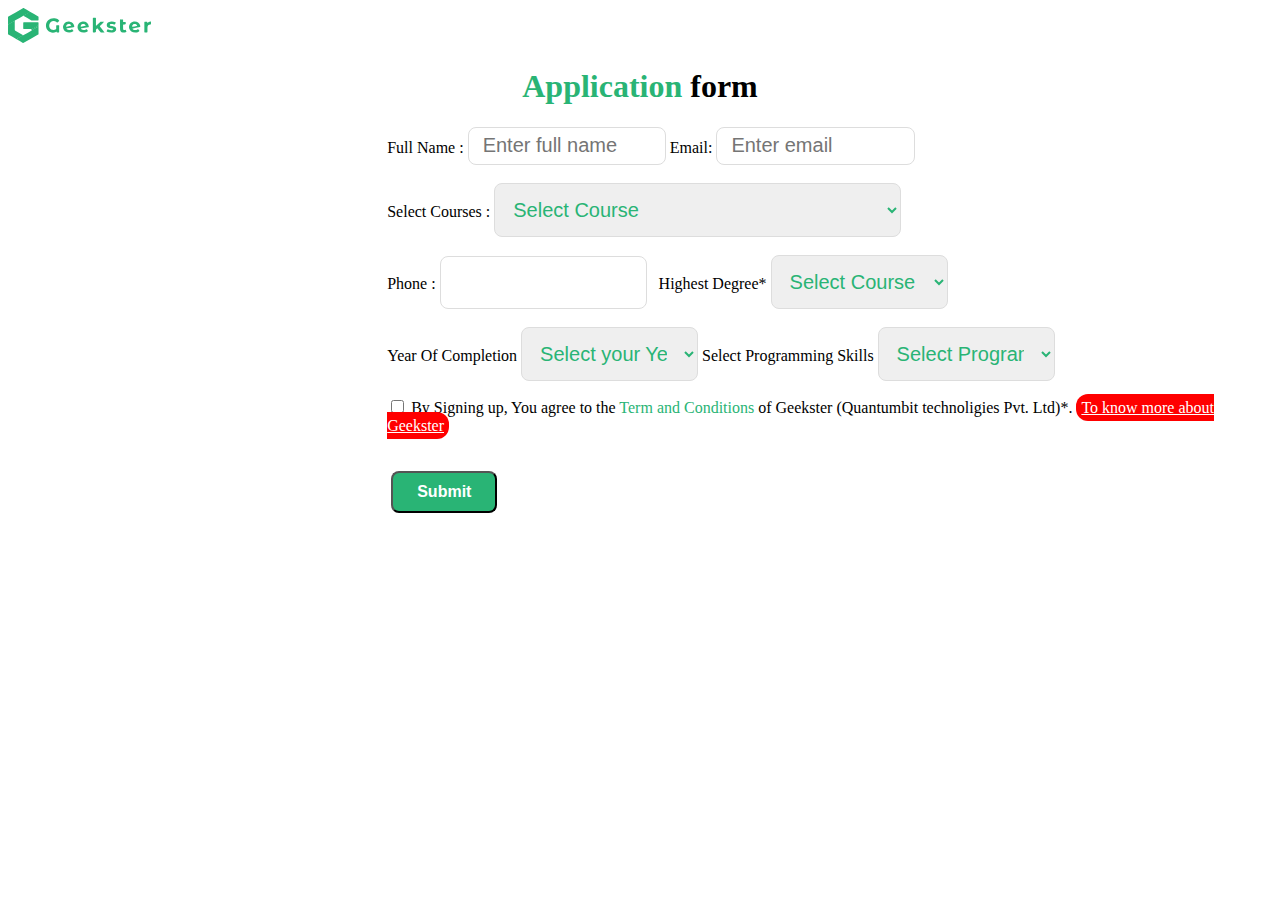
<file: February/Week 2/Assignment 1/index.html>
<!DOCTYPE html>
<html lang="en">
<head>
    <meta charset="UTF-8">
    <meta http-equiv="X-UA-Compatible" content="IE=edge">
    <meta name="viewport" content="width=device-width, initial-scale=1.0">
    <link rel="stylesheet" href="style.css">
    <title>Application Form</title>
</head>
<body>
    <img src="logo.svg" alt="">
    <h1 class="info"> <span class="infoForm">Application</span> form</h1>
    <div id="first-name">
       <label for="full-name">Full Name :</label>
       <input type="text" name="" id="full-name" placeholder="Enter full name" class="full-name" required>
       <label for="email">Email: </label>
       <input type="email" name="" id="full-name" placeholder="Enter email" required>
       </div>

    <br>
    <div id="select1">
       <label for="full-stack">Select Courses :</label>
    <select name="" id="full-stack">
        <option value="">Select Course</option>
        <option value="">Full Stack Web Development</option>
        <option value="">Advance WEb Development</option>
    </div>
       
    </select> <br> <br>
    <div id="#contact">
    <label for="">Phone :</label>
    <input type="text" id="course" required>

    <label for="course1">&nbsp; Highest Degree*</label>
    <select name="" id="course1">
        <option value="">Select Course</option>
        <option value="" ar>B.E or B.Tech CS/IT</option>
        <option value="">B.E or B.Tech Other</option>
        <option value="">M.E or m.Tech CS/IT</option>
        <option value="">M.E or M.Tech Other</option>
        <option value="">BCA</option>
        <option value="">MCA</option>
        <option value="">Others</option>
       
    </select>
    </div> <br>
    <div id="course-info">
    <label for="">Year Of Completion</label>
    <select name="" id="complete">
        <option value="">Select your Year</option>
        <option value="">2018</option>
        <option value="">2019</option>
        <option value="">2020</option>
        <option value="">2021</option>
        <option value="">2022</option>
        <option value="">2023</option>
    </select>
    <label for="">Select Programming Skills</label>
    <select name="" id="complete">
        <option value="">Select Programming Skills level</option>
        <option value="">No Coding Skills</option>
        <option value="">Basic coding skills</option>
        <option value="">Good  coding skills</option>
        <option value="">Better coding skills</option>
        <option value="">Best Coding skills</option>
    </select>
    </div>
    <div id="term">
   <p> <input type="checkbox" name="" id="signup"> By Signing up, You agree to the <span class="term1">Term and Conditions</span> of Geekster (Quantumbit technoligies Pvt. Ltd)*. <a href="https://geekster.in/" target="_blank">To know more about Geekster</a> </p> </div>
    <button type="Submit" id="button1">Submit</button>
</body>
</html>
</file>
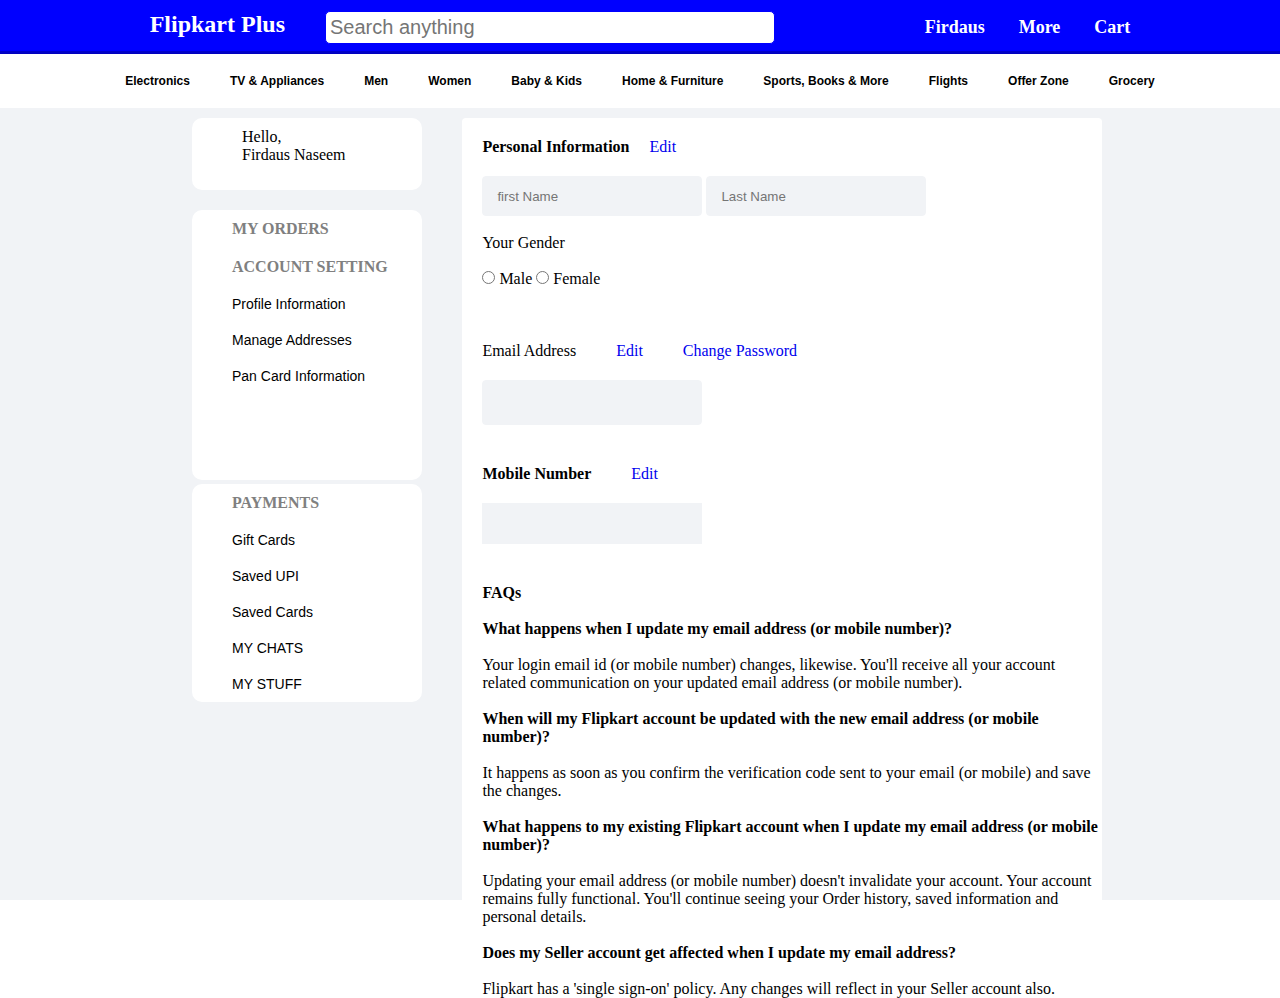
<file: March/Week 1/Assignment 3/index.html>
<!DOCTYPE html>
<html lang="en">
<head>
    <meta charset="UTF-8">
    <meta http-equiv="X-UA-Compatible" content="IE=edge">
    <meta name="viewport" content="width=device-width, initial-scale=1.0">
    <title>Flipkart Clone</title>
    <link rel="stylesheet" href="style.css">
</head>
<body>
    <div class="container">
        <div class="blue-navigation">
            <div class="left-nav">
                <h2 class="logo">Flipkart Plus</h2>
                <input class="search1" type="search" placeholder="Search anything">
            </div>
            <div class="right-nav">
                <a class="nav-link1" href="#">Firdaus </a>
                <a class="nav-link1" href="#">More</a>
                <a class="nav-link1" href="#">Cart</a>
            </div>
        </div>
        <div class="white-navigation">
            <div class="nav2">
                <a class="nav-link2" href="#">Electronics</a>
                <a class="nav-link2" href="#">TV & Appliances</a>
                <a class="nav-link2" href="#">Men</a>
                <a class="nav-link2" href="#">Women</a>
                <a class="nav-link2" href="#">Baby & Kids</a>
                <a class="nav-link2" href="#">Home & Furniture</a>
                <a class="nav-link2" href="#">Sports, Books & More</a>
                <a class="nav-link2" href="#">Flights</a>
                <a class="nav-link2" href="#">Offer Zone</a>
                <a class="nav-link2" href="#">Grocery</a>
            </div>
         

        </div>
        <div class="container3">
            <div class="my-profile">
               <div class="name"><p class="name1">Hello,<br> Firdaus Naseem</p></div>
               <div class="my-order">
                   <div class="my-order1">
                   <div class="my-orders"> <h4><a href="#">MY ORDERS</a></h4></div>
                   <div class="setting"><h4><a href="#">ACCOUNT SETTING</a></h4></div>
                   <div class="profile-info"><a href="#">Profile Information</a></div>
                   <div class="address"><a href="#">Manage Addresses</a></div>
                   <div class="pan-card"><a href="#">Pan Card Information</a></div>
                </div>
                <div class="payment">
                    <div class="payments"><h4><a href="#">PAYMENTS</a></h4></div>
                    <div class="gift-card"><a href="#">Gift Cards</a></div>
                    <div class="upi"><a href="#">Saved UPI</a> </div>
                    <div class="saved-cards"><a href="#">Saved Cards</a> </div>
                    <div class="chats"><a href="#">MY CHATS</a></div>
                    <div class="my-stuff"><a href="#">MY STUFF</a> </div>
                </div>
               </div>
        </div>
        <div class="personal">
            <div class="personal-info">
                <p class="personal-info1">Personal Information </p> 
                <p><a href="#">Edit</a></p> 
             </div>
            <div class="name-input">
                <input type="text" name="" class="text1" placeholder="first Name">
                <input type="text" class="text2" placeholder="Last Name">
            </div> <br>
            <div class="gender">
                <p>Your Gender</p> <br>
                <input type="radio" name="" class="gender1">
                <label for="">Male</label>
                <input type="radio" name="" class="gender1">
                <label for="">Female</label>
            </div> <br> <br><br>
            <div class="email-info">
                <p class="email-add">Email Address</p>
                <p> <a href="#">Edit</a></p>
                <p><a href="#">Change Password</a></p> 
            </div>
            <div class="email-add2"> 
                <input type="email" required>
            </div>
            <div class="mobile-no">
                <p class="mobile">Mobile Number</p>
                <p><a href="#">Edit</a></p>
            </div>
            <div class="mobile-input">
                <input type="number">
            </div>
            <div class="faqs"><h4>FAQs</h4> <br>
            <h4>What happens when I update my email address (or mobile number)?</h4> <br>
            <p>   
            Your login email id (or mobile number) changes, likewise. You'll receive all your account related communication on your updated email address (or mobile number).</p><br>
              <h4> 
                When will my Flipkart account be updated with the new email address (or mobile number)?</h4> <br>
                <p>
                It happens as soon as you confirm the verification code sent to your email (or mobile) and save the changes.</p> <br>
                <h4>
                What happens to my existing Flipkart account when I update my email address (or mobile number)?</h4> <br>
                <p>
                Updating your email address (or mobile number) doesn't invalidate your account. Your account remains fully functional. You'll continue seeing your Order history, saved information and personal details.</p> <br>
                <h4>
                Does my Seller account get affected when I update my email address?</h4> <br>
                <p>
                Flipkart has a 'single sign-on' policy. Any changes will reflect in your Seller account also.</p>
            </div>

        </div>
    </div>
    
</body>
</html>
</file>
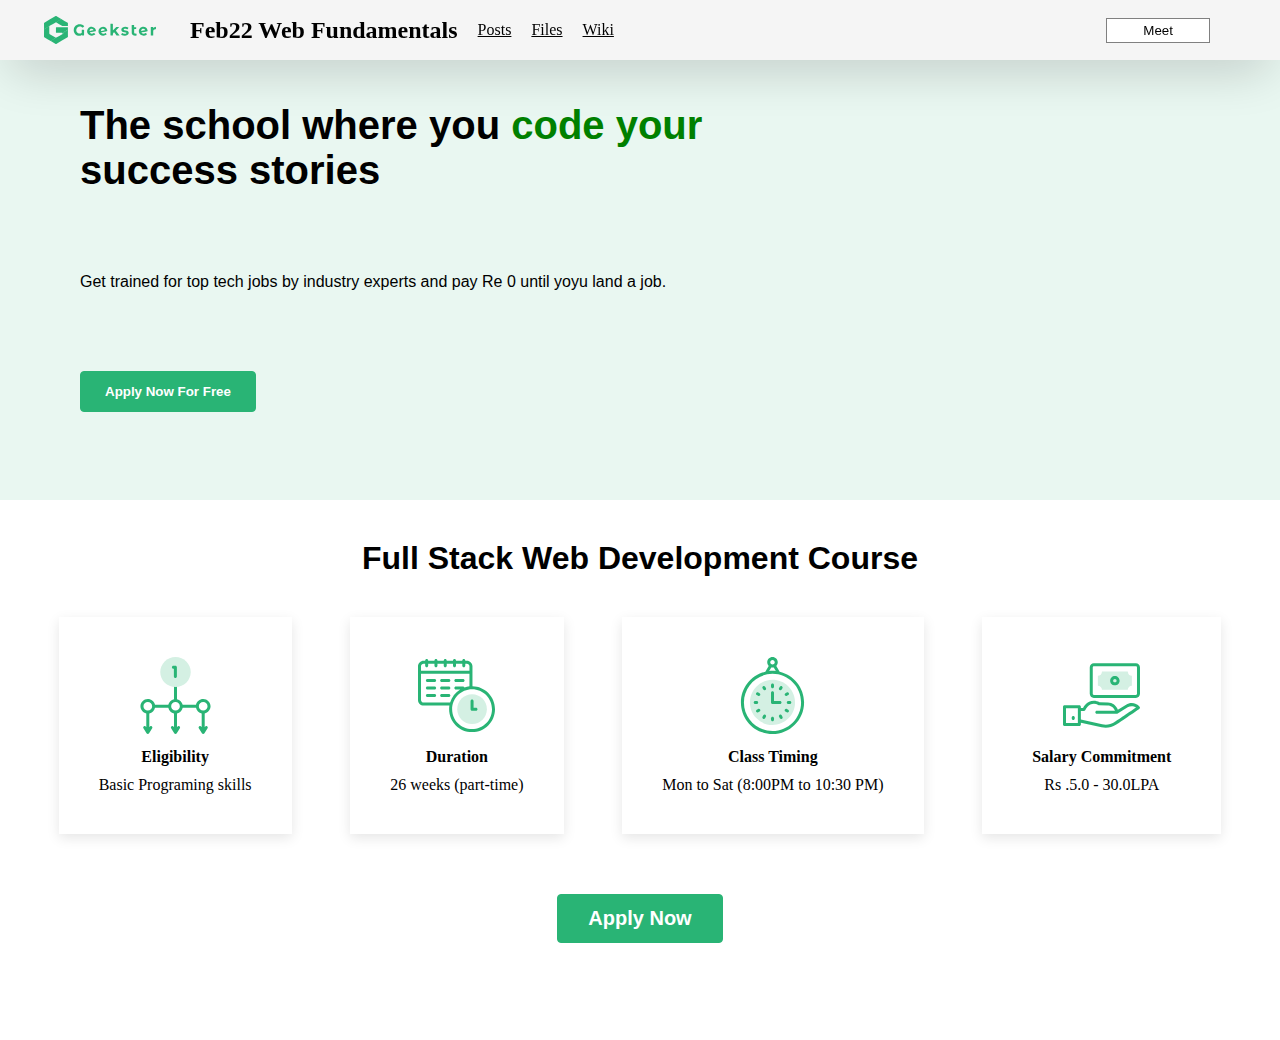
<file: March/Week 1/Assignmnet 1/index.html>
<!DOCTYPE html>
<html lang="en">
<head>
    <meta charset="UTF-8">
    <meta http-equiv="X-UA-Compatible" content="IE=edge">
    <meta name="viewport" content="width=device-width, initial-scale=1.0">
    <title>Document</title>
    <link rel="stylesheet" href="style.css">
</head>
<body>
    <div class="container1">
        <div class="logo-text">
            <img src="logo.svg" alt="" class="logo">
            <h2>Feb22 Web Fundamentals </h2>
            <a href="#">Posts</a>
            <a href="#">Files</a>
            <a href="#">Wiki</a>
        </div>
        <div class="meet">
            <button class="btn" type="submit">Meet</button>
        </div>
    </div>
    <div class="box">
        <div class="headline"> <br>
            <h1 class="pitch">The school where you <span style="color: green;">code your <br> </span>success stories </h1>
        </div>
        <span class="jobs">Get trained for top tech jobs by industry experts and pay Re 0 until yoyu land a job. </span>
        <div class="apply-btn">
            <button class="btn1" type="submit">Apply Now For Free</button>
        </div>
    </div>
    
    <div class="course-container">
        <div class="full-stack">
            <h1 class="course-name">Full Stack Web Development Course</h1>
        </div>
        <div class="course-details">
            <div class="eligible">
                <img src="softdev-1.svg" alt="">
                <p class="bold1">Eligibility</p>
                <p>Basic Programing skills</p>
            </div>
            <div class="duration">
                <img src="softdev-2.svg" alt="">
                <p class="bold1">Duration</p>
                <p> 26 weeks (part-time) </p>
            </div>
            <div class="class-timing">
                <img src="softdev-3.svg" alt="">
                <p class="bold1">Class Timing</p>
                <p>Mon to Sat (8:00PM to 10:30 PM)</p>
            </div>
            <div class="salary">
                <img src="softdev-4.svg" alt="">
                <p class="bold1">Salary Commitment</p>
                <p>Rs .5.0 - 30.0LPA</p>
            </div>
            
        </div>
        <div class="apply-btn1">
            <button class="btn2">Apply Now</button>
        </div>
    </div>
   

</body>
</html>
</file>
<file: February/Week 2/Assignment 1/style.css>
.info{
    text-align: center;  
}
#first-name{
    margin-left:30%;
}
#full-name{
    border: 1px solid #dddddd;
    height: 8px;
    border-radius: 8px;
    padding: 14px;
    width: 19%;
    color: #29B475;
    font-size: 20px;    
}
.infoForm{
    color: #29B475;
}
#full-stack{
    border: 1px solid #dddddd;
    border-radius: 8px;
    padding: 14px;
    width: 46%;
    color: #29B475;
    font-size: 20px; 
}
#course, #course1{
    border: 1px solid #dddddd;
    height: px;
    border-radius: 8px;
    padding: 14px;
    width: 20%;
    color: #29B475;
    font-size: 20px; 
}
#complete{
    border: 1px solid #dddddd;
    height: px;
    border-radius: 8px;
    padding: 14px;
    width: 20%;
    color: #29B475;
    font-size: 20px; 
}
#select1{
    margin-left: 30%;
}
#contact{
    margin-left: 30%;
}
.term1{
    color: #29B475;
}
button{
    padding: 10px 24px;
    font-size: 16px;
    margin: 4px;
    background-color: #29B475;
    color: white;
    font-weight: 600;
    border-radius: 8px;
    
}
#button1{
    margin-top: 20px;
}
button:hover{
    background-color: #10973F;
    cursor: pointer;
}
a{
background-color: red;
color: white;
padding: 5px;
border-radius: 12px;
}
a:hover{
    background-color: #10973F;
}
</file>
<file: March/Week 1/Assignment 3/style.css>
*{
    margin: 0;
    padding: 0;
    box-sizing: border-box;
}
.container{
    display: flex;
    flex-direction: column;
    width: 100%;
    margin: 0px;
    

}
.blue-navigation{
    display: flex;
    justify-content: space-evenly;
    align-items: center;
    width: 100vw;
    height: 6vh;
    background-color: blue;
}
.white-navigation{
    display: flex;
    width: 100vw;
    height: 6vh;
    justify-content: center;
    box-shadow:rgba(0, 0, 0, 0.4) 0px 2px 4px, rgba(0, 0, 0, 0.3) 0px 7px 13px -3px, rgba(0, 0, 0, 0.2) 0px -3px 0px;
    background-color: white;
}
.left-nav{
    display: flex;
    gap: 40px;
}
.nav-link1{
    color: white;
    font-size: 18px;
    font-weight: 800;
}
.right-nav{
    display: flex;
    gap: 34px;
}
.search1{
    width: 450px;
    border-radius: 5px;
    border: 1px solid blue;
    font-size: 20px;
    padding: 4px;
}
a{
    text-decoration: none;
}
.logo{
    color: white;
}
.nav2{
    display: flex;
    gap: 40px;
    align-items: center;
}
.nav2 a{
    text-decoration: none;
}
.nav-link2{
    color: black;
    font-weight:800;
    font-size: 12px;
    font-family:sans-serif;
}

.container3{
    width: 100%;
    height: 88vh;
    background-color: #F1F3F6;
    display: flex;
    gap: 40px;
    /* overflow: hidden; */
}
.my-profile{
    background-color: #F1F3F6;
    width:18vw;
    margin-top: 10px;
    margin-left: 15vw;   
}
.personal{
    background-color: white;
    width: 50%;
    margin-top: 10px;
    border-radius: 4px;
    height: 100%;
     
}
.name{
    background-color: white;
    width: 100%;
    height: 8vh;
    border-radius: 10px;
   
}
.name1{
    margin-left: 40px;
    padding: 10px;
}
.my-order1{
    background-color: white;
    border-radius: 10px;
    width: 100%;
    height: 30vh;
    margin-top: 20px;   
}
.my-stuff,.chats,.saved-cards,.upi,.gift-card,.payments,.my-orders,.setting,.profile-info,.address,.pan-card{
    padding: 10px;
    margin-left: 30px;
}
.my-stuff,.chats,.saved-cards,.upi,.gift-card,.profile-info,.address,.pan-card{
    font-family:Arial, Helvetica, sans-serif;
    font-size: 14px;
    
}
.payment{
    width: 100%;
    margin-top: 4px;
    height: 100%;
    background-color: white;
    border-radius: 10px;
    
}
.payment a{
    color: black;
}
.my-order1 a{
    color: black;
    
}
.payment a:hover{
    color: blue;
}
.my-order1 a:hover{
    color: blue;
}
.my-orders a{
    color: gray;
}
.setting a{
    color: grey;
}
.payments a{
    color: grey;
    
}
.personal-info{
    display: flex;
    padding: 20px;
    gap: 20px
}
.personal-info1{
    font-weight: 800;
}
.name-input{
    margin-left: 20px;
}
.text1,.text2{
    width: 220px;
    height: 40px;
    padding: 14px;
    background-color: #F1F3F6;
    border: 1px solid #F1F3F6;
    border-radius: 4px;
}
.gender{
    margin-left: 20px;
}

.email-info{
    display: flex;
    margin-left: 20px;
    gap: 40px;
}
.email-add2{
    margin-top: 20px;
    margin-left: 20px;
}
.email-add2 input{
    padding: 14px;
    width: 220px;
    background-color: #F1F3F6;
    border: 1px solid #F1F3F6;
    border-radius: 4px;
}
.mobile-no{
    display: flex;
    gap: 40px;
    margin-top: 40px;
    margin-left: 20px;
}
.mobile-input{
    margin-left: 20px;
    margin-top: 20px;
}
.mobile-input input{
    padding: 12px;
    width: 220px;
    background-color: #F1F3F6;
    border: 1px solid #F1F3F6;
}
.mobile{
    font-weight: 800;
}
.faqs{
    margin-left: 20px;
    margin-top: 40px;
    

    
    
}
</file>
<file: March/Week 1/Assignmnet 1/style.css>
*{
    margin: 0;
    padding: 0;
    box-sizing: border-box;
}
.container1{
    width: 100vw;
    height: 60px;
    background-color: #F5F5F5;
    box-shadow: rgba(0, 0, 0, 0.2) 0px 18px 50px -10px;;
    position: fixed;
    top: 0px;
   
    
    display: flex;
    padding: 30px;
    justify-content: space-between;
    /* right: 0px; */
    align-items: center;

}
.logo-text{
    display: flex;
    align-items: center;
    gap: 20px;
}
.logo{
    padding: 14px;
    width: 140px
}
.logo-text a{
    color: black;
}

.btn{
    padding: 4px 36px;
    cursor: pointer;
    margin-right: 40px;
    background-color: white;
    border: 1px solid grey;
}
.box{
    width: 100vw;
    height: 500px;

   
    background-color: #E9F7F1;
}
.headline{
    padding: 80px;
    font-size: 20px;
    font-weight:bolder;
}
.pitch{
    font-family:Verdana, Geneva, Tahoma, sans-serif;
}

.jobs{
    /* margin-left: 5px; */
    padding: 80px;
    font-size: 16px;
    font-family:Verdana, Geneva, Tahoma, sans-serif;
}
.apply-btn{
   padding: 80px;
}
.btn1{
    padding: 12px 24px;
    border-radius: 4px;
    background-color: #29B475;
    color: white;
    font-weight: bold;
    border: 1px solid #29B475;
    cursor: pointer;
}
.btn1:hover{
    background-color: #10973F;
}
.course-container{
    width: 100vw;
    height:60vh;
    background-color: white;

}
.full-stack{
    text-align: center;
    padding: 40px;
    
}
.course-details{
    display: flex;
    justify-content: space-evenly;
    
    
}
.course-name{
    font-family: Verdana, Geneva, Tahoma, sans-serif;
}
.eligible,.duration,.class-timing,.salary{
    box-shadow: rgba(0, 0, 0, 0.1) 0px 4px 12px;
    text-align: center;
    padding: 40px;
    

}
.bold1{
    font-weight: bold;
    padding: 10px;
}

.apply-btn1{
padding: 60px;
text-align: center;    

}
.btn2{
    padding: 12px 30px;
    background-color: #29B475;
    border: 1px solid #29B475;
    border-radius: 4px;
    font-weight: bold;
    font-family: Verdana, Geneva, Tahoma, sans-serif;
    color: white;
    font-size: 20px;
}
.btn2:hover{
    background-color: #10973F;
    cursor: pointer;
    
}
</file>
